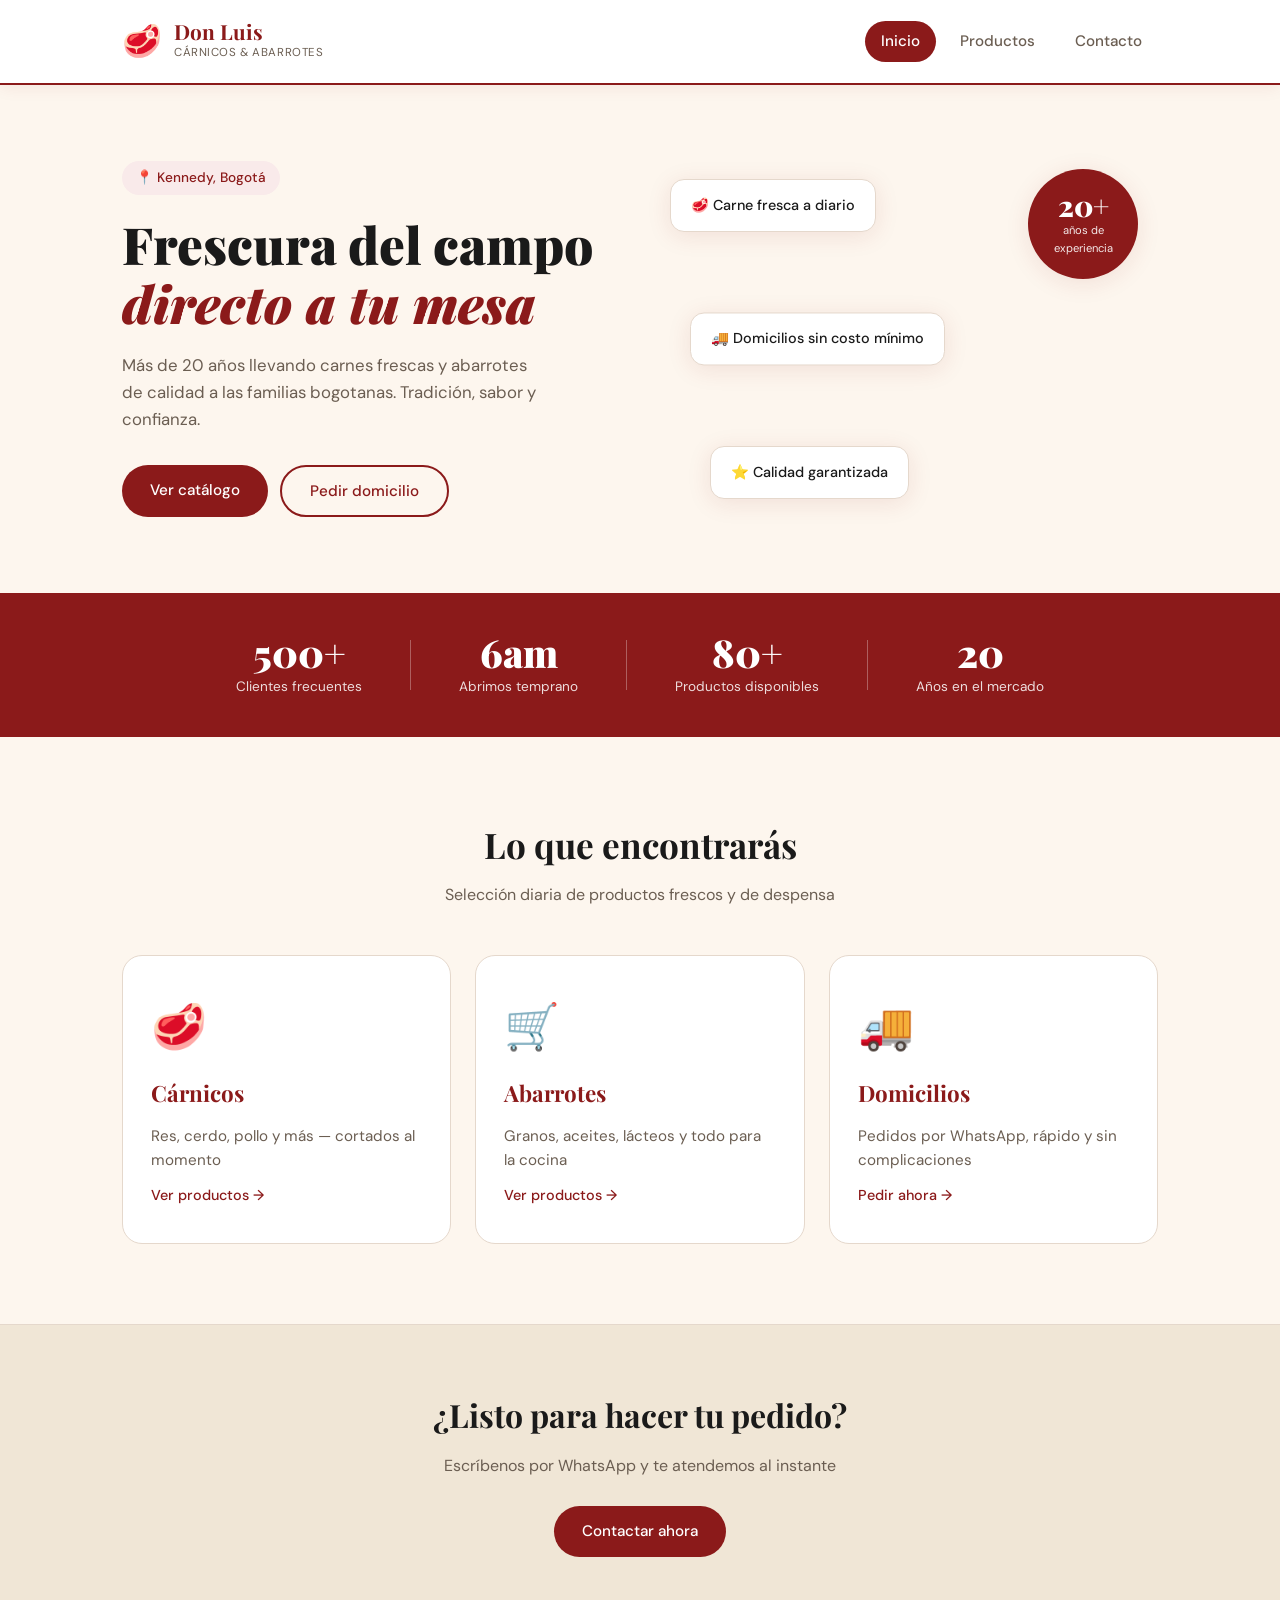
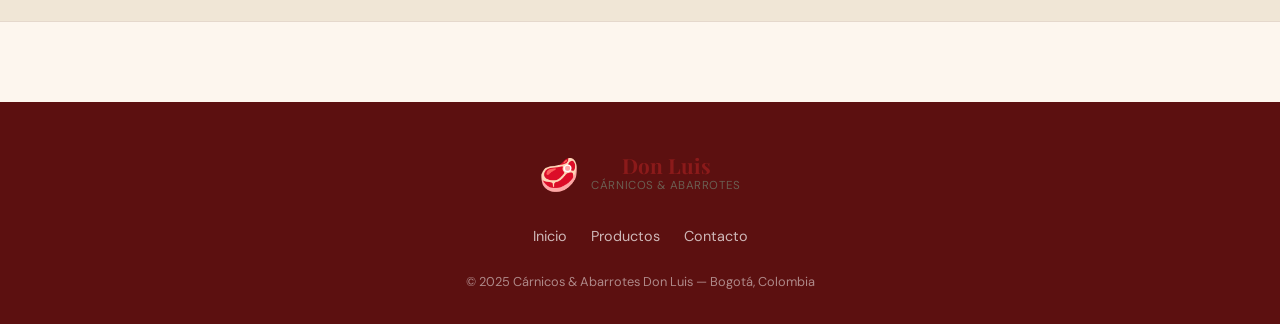
<file: index.html>
<!DOCTYPE html>
<html lang="es">
<head>
  <meta charset="UTF-8">
  <meta name="viewport" content="width=device-width, initial-scale=1.0">
  <title>Cárnicos & Abarrotes Don Luis</title>
  <link rel="stylesheet" href="css/estilos.css">
  <link href="https://fonts.googleapis.com/css2?family=Playfair+Display:wght@700;900&family=DM+Sans:wght@300;400;500&display=swap" rel="stylesheet">
</head>
<body>

  <header>
    <div class="header-inner">
      <div class="logo">
        <span class="logo-icon">🥩</span>
        <div>
          <span class="logo-name">Don Luis</span>
          <span class="logo-sub">Cárnicos & Abarrotes</span>
        </div>
      </div>
      <nav>
        <a href="index.html" class="active">Inicio</a>
        <a href="productos.html">Productos</a>
        <a href="contacto.html">Contacto</a>
      </nav>
    </div>
  </header>

  <section class="hero">
    <div class="hero-content">
      <p class="hero-tag">📍 Kennedy, Bogotá</p>
      <h1>Frescura del campo<br><em>directo a tu mesa</em></h1>
      <p class="hero-desc">Más de 20 años llevando carnes frescas y abarrotes de calidad a las familias bogotanas. Tradición, sabor y confianza.</p>
      <div class="hero-btns">
        <a href="productos.html" class="btn-primary">Ver catálogo</a>
        <a href="contacto.html" class="btn-secondary">Pedir domicilio</a>
      </div>
    </div>
    <div class="hero-visual">
      <div class="hero-badge">
        <span class="badge-num">20+</span>
        <span class="badge-txt">años de<br>experiencia</span>
      </div>
      <div class="hero-card c1">🥩 Carne fresca a diario</div>
      <div class="hero-card c2">🚚 Domicilios sin costo mínimo</div>
      <div class="hero-card c3">⭐ Calidad garantizada</div>
    </div>
  </section>

  <section class="stats">
    <div class="stat">
      <span class="stat-num">500+</span>
      <span class="stat-label">Clientes frecuentes</span>
    </div>
    <div class="divider"></div>
    <div class="stat">
      <span class="stat-num">6am</span>
      <span class="stat-label">Abrimos temprano</span>
    </div>
    <div class="divider"></div>
    <div class="stat">
      <span class="stat-num">80+</span>
      <span class="stat-label">Productos disponibles</span>
    </div>
    <div class="divider"></div>
    <div class="stat">
      <span class="stat-num">20</span>
      <span class="stat-label">Años en el mercado</span>
    </div>
  </section>

  <section class="categorias">
    <div class="section-header">
      <h2>Lo que encontrarás</h2>
      <p>Selección diaria de productos frescos y de despensa</p>
    </div>
    <div class="cat-grid">
      <a href="productos.html" class="cat-card cat-carnicos">
        <span class="cat-emoji">🥩</span>
        <h3>Cárnicos</h3>
        <p>Res, cerdo, pollo y más — cortados al momento</p>
        <span class="cat-link">Ver productos →</span>
      </a>
      <a href="productos.html" class="cat-card cat-abarrotes">
        <span class="cat-emoji">🛒</span>
        <h3>Abarrotes</h3>
        <p>Granos, aceites, lácteos y todo para la cocina</p>
        <span class="cat-link">Ver productos →</span>
      </a>
      <a href="contacto.html" class="cat-card cat-domicilio">
        <span class="cat-emoji">🚚</span>
        <h3>Domicilios</h3>
        <p>Pedidos por WhatsApp, rápido y sin complicaciones</p>
        <span class="cat-link">Pedir ahora →</span>
      </a>
    </div>
  </section>

  <section class="cta-banner">
    <div class="cta-inner">
      <h2>¿Listo para hacer tu pedido?</h2>
      <p>Escríbenos por WhatsApp y te atendemos al instante</p>
      <a href="contacto.html" class="btn-primary">Contactar ahora</a>
    </div>
  </section>

  <footer>
    <div class="footer-inner">
      <div class="footer-brand">
        <span class="logo-icon">🥩</span>
        <div>
          <span class="logo-name">Don Luis</span>
          <span class="logo-sub">Cárnicos & Abarrotes</span>
        </div>
      </div>
      <div class="footer-links">
        <a href="index.html">Inicio</a>
        <a href="productos.html">Productos</a>
        <a href="contacto.html">Contacto</a>
      </div>
      <p class="footer-copy">© 2025 Cárnicos & Abarrotes Don Luis — Bogotá, Colombia</p>
    </div>
  </footer>

</body>
</html>
</file>
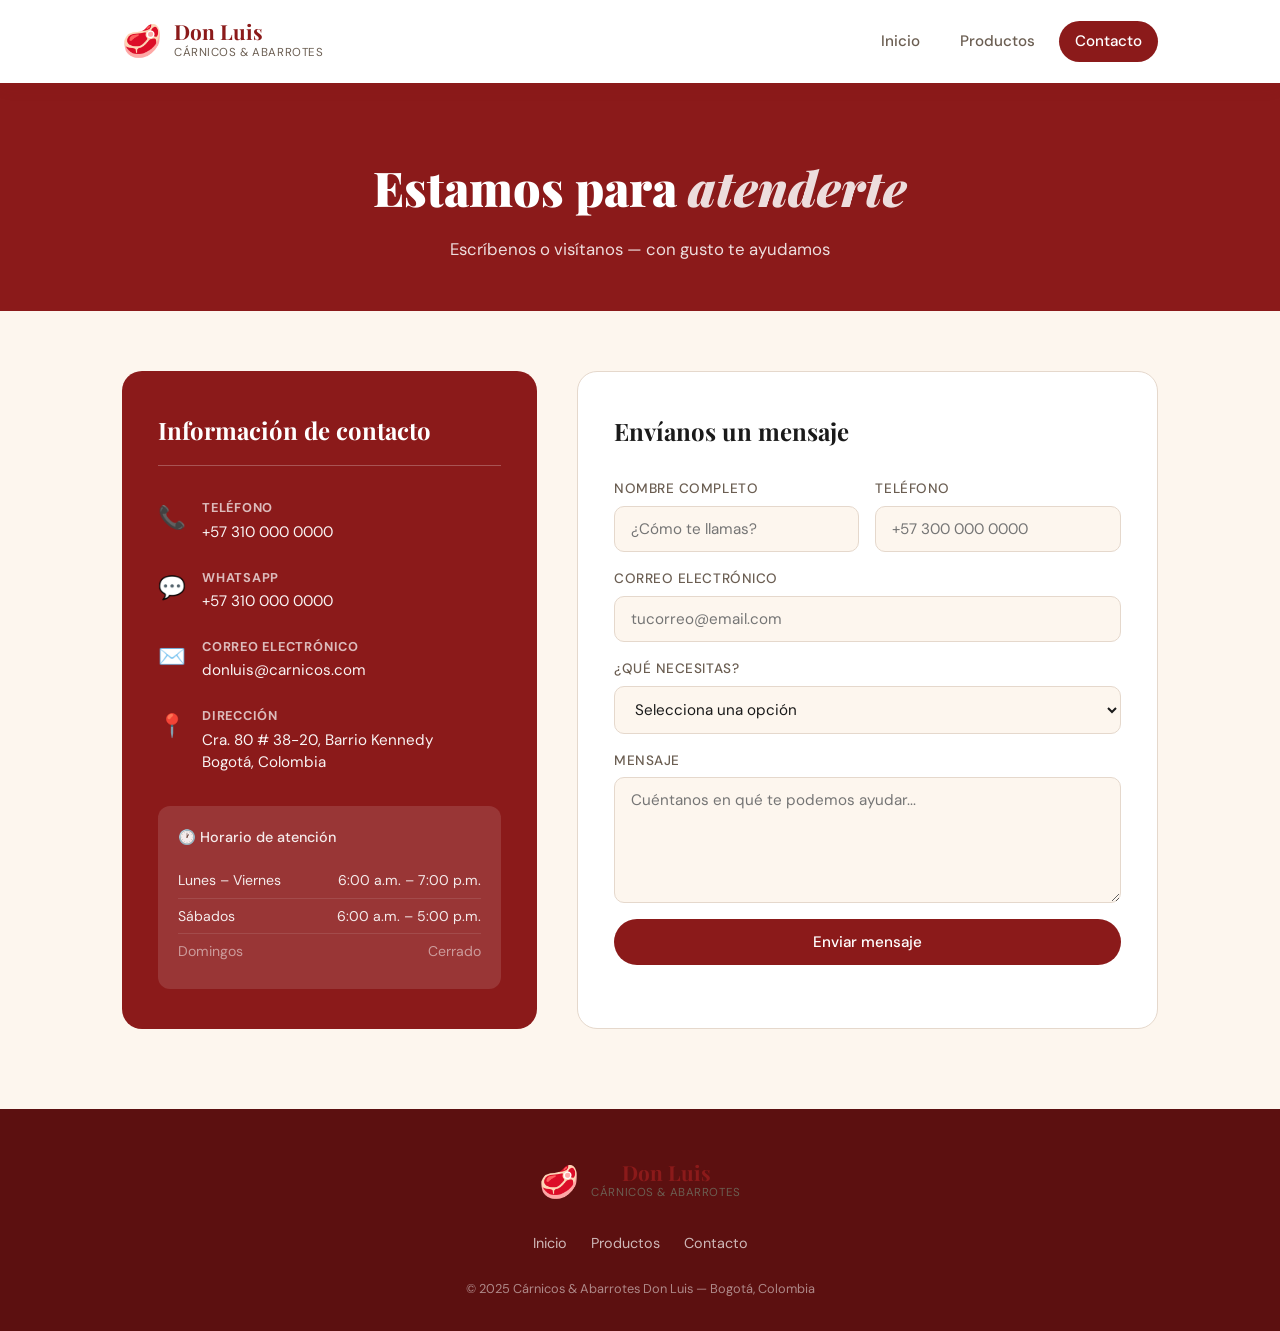
<file: contacto.html>
<!DOCTYPE html>
<html lang="es">
<head>
  <meta charset="UTF-8">
  <meta name="viewport" content="width=device-width, initial-scale=1.0">
  <title>Contacto - Cárnicos & Abarrotes Don Luis</title>
  <link rel="stylesheet" href="css/estilos.css">
  <link href="https://fonts.googleapis.com/css2?family=Playfair+Display:wght@700;900&family=DM+Sans:wght@300;400;500&display=swap" rel="stylesheet">
</head>
<body>

  <header>
    <div class="header-inner">
      <div class="logo">
        <span class="logo-icon">🥩</span>
        <div>
          <span class="logo-name">Don Luis</span>
          <span class="logo-sub">Cárnicos & Abarrotes</span>
        </div>
      </div>
      <nav>
        <a href="index.html">Inicio</a>
        <a href="productos.html">Productos</a>
        <a href="contacto.html" class="active">Contacto</a>
      </nav>
    </div>
  </header>

  <div class="page-hero">
    <h1>Estamos para <em>atenderte</em></h1>
    <p>Escríbenos o visítanos — con gusto te ayudamos</p>
  </div>

  <main class="contacto-main">

    <div class="contacto-grid">

      <div class="info-panel">
        <h3>Información de contacto</h3>

        <div class="info-item">
          <span class="info-icon">📞</span>
          <div>
            <strong>Teléfono</strong>
            <p>+57 310 000 0000</p>
          </div>
        </div>
        <div class="info-item">
          <span class="info-icon">💬</span>
          <div>
            <strong>WhatsApp</strong>
            <p>+57 310 000 0000</p>
          </div>
        </div>
        <div class="info-item">
          <span class="info-icon">✉️</span>
          <div>
            <strong>Correo electrónico</strong>
            <p>donluis@carnicos.com</p>
          </div>
        </div>
        <div class="info-item">
          <span class="info-icon">📍</span>
          <div>
            <strong>Dirección</strong>
            <p>Cra. 80 # 38-20, Barrio Kennedy<br>Bogotá, Colombia</p>
          </div>
        </div>

        <div class="horario-box">
          <h4>🕐 Horario de atención</h4>
          <div class="horario-row">
            <span>Lunes – Viernes</span>
            <span>6:00 a.m. – 7:00 p.m.</span>
          </div>
          <div class="horario-row">
            <span>Sábados</span>
            <span>6:00 a.m. – 5:00 p.m.</span>
          </div>
          <div class="horario-row cerrado">
            <span>Domingos</span>
            <span>Cerrado</span>
          </div>
        </div>
      </div>

      <div class="form-panel">
        <h3>Envíanos un mensaje</h3>
        <div class="form-row">
          <div class="campo">
            <label>Nombre completo</label>
            <input type="text" placeholder="¿Cómo te llamas?">
          </div>
          <div class="campo">
            <label>Teléfono</label>
            <input type="tel" placeholder="+57 300 000 0000">
          </div>
        </div>
        <div class="campo">
          <label>Correo electrónico</label>
          <input type="email" placeholder="tucorreo@email.com">
        </div>
        <div class="campo">
          <label>¿Qué necesitas?</label>
          <select>
            <option value="">Selecciona una opción</option>
            <option>Pedido de cárnicos</option>
            <option>Pedido de abarrotes</option>
            <option>Domicilio</option>
            <option>Otro</option>
          </select>
        </div>
        <div class="campo">
          <label>Mensaje</label>
          <textarea rows="5" placeholder="Cuéntanos en qué te podemos ayudar..."></textarea>
        </div>
        <button class="btn-primary full">Enviar mensaje</button>
      </div>

    </div>

  </main>

  <footer>
    <div class="footer-inner">
      <div class="footer-brand">
        <span class="logo-icon">🥩</span>
        <div>
          <span class="logo-name">Don Luis</span>
          <span class="logo-sub">Cárnicos & Abarrotes</span>
        </div>
      </div>
      <div class="footer-links">
        <a href="index.html">Inicio</a>
        <a href="productos.html">Productos</a>
        <a href="contacto.html">Contacto</a>
      </div>
      <p class="footer-copy">© 2025 Cárnicos & Abarrotes Don Luis — Bogotá, Colombia</p>
    </div>
  </footer>

</body>
</html>
</file>
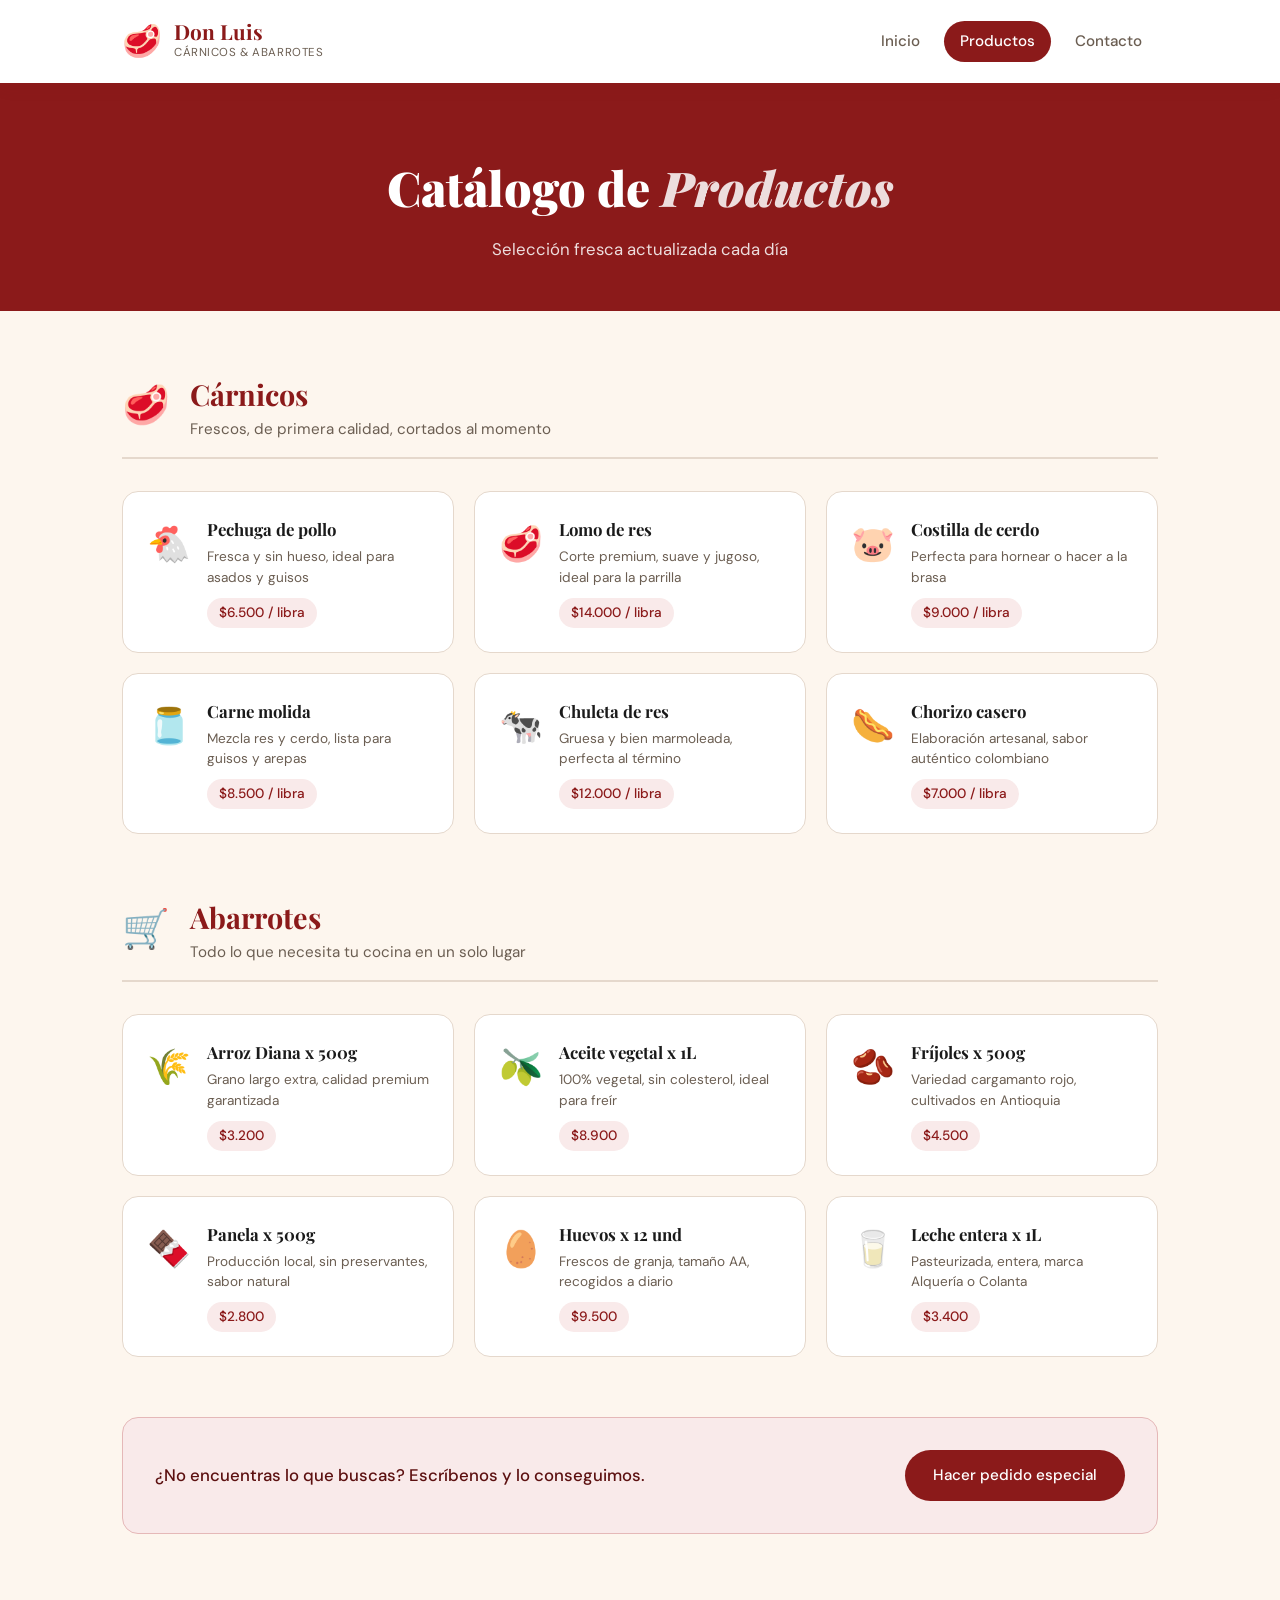
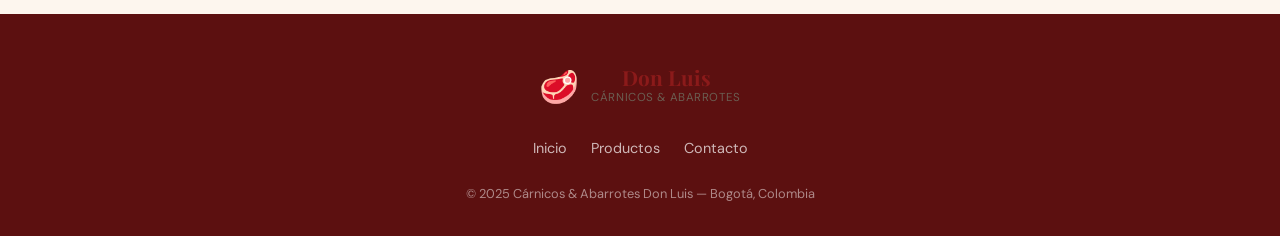
<file: productos.html>
<!DOCTYPE html>
<html lang="es">
<head>
  <meta charset="UTF-8">
  <meta name="viewport" content="width=device-width, initial-scale=1.0">
  <title>Catálogo - Cárnicos & Abarrotes Don Luis</title>
  <link rel="stylesheet" href="css/estilos.css">
  <link href="https://fonts.googleapis.com/css2?family=Playfair+Display:wght@700;900&family=DM+Sans:wght@300;400;500&display=swap" rel="stylesheet">
</head>
<body>

  <header>
    <div class="header-inner">
      <div class="logo">
        <span class="logo-icon">🥩</span>
        <div>
          <span class="logo-name">Don Luis</span>
          <span class="logo-sub">Cárnicos & Abarrotes</span>
        </div>
      </div>
      <nav>
        <a href="index.html">Inicio</a>
        <a href="productos.html" class="active">Productos</a>
        <a href="contacto.html">Contacto</a>
      </nav>
    </div>
  </header>

  <div class="page-hero">
    <h1>Catálogo de <em>Productos</em></h1>
    <p>Selección fresca actualizada cada día</p>
  </div>

  <main class="catalogo">

    <section class="cat-section">
      <div class="cat-title">
        <span>🥩</span>
        <div>
          <h2>Cárnicos</h2>
          <p>Frescos, de primera calidad, cortados al momento</p>
        </div>
      </div>
      <div class="productos-grid">
        <div class="prod-card">
          <div class="prod-emoji">🐔</div>
          <div class="prod-info">
            <h4>Pechuga de pollo</h4>
            <p>Fresca y sin hueso, ideal para asados y guisos</p>
            <span class="prod-precio">$6.500 / libra</span>
          </div>
        </div>
        <div class="prod-card">
          <div class="prod-emoji">🥩</div>
          <div class="prod-info">
            <h4>Lomo de res</h4>
            <p>Corte premium, suave y jugoso, ideal para la parrilla</p>
            <span class="prod-precio">$14.000 / libra</span>
          </div>
        </div>
        <div class="prod-card">
          <div class="prod-emoji">🐷</div>
          <div class="prod-info">
            <h4>Costilla de cerdo</h4>
            <p>Perfecta para hornear o hacer a la brasa</p>
            <span class="prod-precio">$9.000 / libra</span>
          </div>
        </div>
        <div class="prod-card">
          <div class="prod-emoji">🫙</div>
          <div class="prod-info">
            <h4>Carne molida</h4>
            <p>Mezcla res y cerdo, lista para guisos y arepas</p>
            <span class="prod-precio">$8.500 / libra</span>
          </div>
        </div>
        <div class="prod-card">
          <div class="prod-emoji">🐄</div>
          <div class="prod-info">
            <h4>Chuleta de res</h4>
            <p>Gruesa y bien marmoleada, perfecta al término</p>
            <span class="prod-precio">$12.000 / libra</span>
          </div>
        </div>
        <div class="prod-card">
          <div class="prod-emoji">🌭</div>
          <div class="prod-info">
            <h4>Chorizo casero</h4>
            <p>Elaboración artesanal, sabor auténtico colombiano</p>
            <span class="prod-precio">$7.000 / libra</span>
          </div>
        </div>
      </div>
    </section>

    <section class="cat-section">
      <div class="cat-title">
        <span>🛒</span>
        <div>
          <h2>Abarrotes</h2>
          <p>Todo lo que necesita tu cocina en un solo lugar</p>
        </div>
      </div>
      <div class="productos-grid">
        <div class="prod-card">
          <div class="prod-emoji">🌾</div>
          <div class="prod-info">
            <h4>Arroz Diana x 500g</h4>
            <p>Grano largo extra, calidad premium garantizada</p>
            <span class="prod-precio">$3.200</span>
          </div>
        </div>
        <div class="prod-card">
          <div class="prod-emoji">🫒</div>
          <div class="prod-info">
            <h4>Aceite vegetal x 1L</h4>
            <p>100% vegetal, sin colesterol, ideal para freír</p>
            <span class="prod-precio">$8.900</span>
          </div>
        </div>
        <div class="prod-card">
          <div class="prod-emoji">🫘</div>
          <div class="prod-info">
            <h4>Fríjoles x 500g</h4>
            <p>Variedad cargamanto rojo, cultivados en Antioquia</p>
            <span class="prod-precio">$4.500</span>
          </div>
        </div>
        <div class="prod-card">
          <div class="prod-emoji">🍫</div>
          <div class="prod-info">
            <h4>Panela x 500g</h4>
            <p>Producción local, sin preservantes, sabor natural</p>
            <span class="prod-precio">$2.800</span>
          </div>
        </div>
        <div class="prod-card">
          <div class="prod-emoji">🥚</div>
          <div class="prod-info">
            <h4>Huevos x 12 und</h4>
            <p>Frescos de granja, tamaño AA, recogidos a diario</p>
            <span class="prod-precio">$9.500</span>
          </div>
        </div>
        <div class="prod-card">
          <div class="prod-emoji">🥛</div>
          <div class="prod-info">
            <h4>Leche entera x 1L</h4>
            <p>Pasteurizada, entera, marca Alquería o Colanta</p>
            <span class="prod-precio">$3.400</span>
          </div>
        </div>
      </div>
    </section>

    <div class="pedido-banner">
      <p>¿No encuentras lo que buscas? Escríbenos y lo conseguimos.</p>
      <a href="contacto.html" class="btn-primary">Hacer pedido especial</a>
    </div>

  </main>

  <footer>
    <div class="footer-inner">
      <div class="footer-brand">
        <span class="logo-icon">🥩</span>
        <div>
          <span class="logo-name">Don Luis</span>
          <span class="logo-sub">Cárnicos & Abarrotes</span>
        </div>
      </div>
      <div class="footer-links">
        <a href="index.html">Inicio</a>
        <a href="productos.html">Productos</a>
        <a href="contacto.html">Contacto</a>
      </div>
      <p class="footer-copy">© 2025 Cárnicos & Abarrotes Don Luis — Bogotá, Colombia</p>
    </div>
  </footer>

</body>
</html>
</file>
<file: css/estilos.css>
/* =====================
   VARIABLES & RESET
===================== */
:root {
  --rojo: #8B1A1A;
  --rojo-dark: #5c1010;
  --rojo-light: #f9eaea;
  --crema: #fdf6ee;
  --crema-dark: #f0e6d6;
  --texto: #1a1a1a;
  --texto-suave: #6b5e52;
  --borde: #e5d8cc;
  --blanco: #ffffff;
  --sombra: 0 4px 24px rgba(139,26,26,0.10);
}

*, *::before, *::after {
  margin: 0; padding: 0; box-sizing: border-box;
}

html { scroll-behavior: smooth; }

body {
  font-family: 'DM Sans', sans-serif;
  background: var(--crema);
  color: var(--texto);
  line-height: 1.6;
}

/* =====================
   HEADER
===================== */
header {
  position: sticky;
  top: 0;
  z-index: 100;
  background: var(--blanco);
  border-bottom: 2px solid var(--rojo);
  box-shadow: 0 2px 16px rgba(139,26,26,0.08);
}

.header-inner {
  max-width: 1100px;
  margin: 0 auto;
  padding: 16px 32px;
  display: flex;
  justify-content: space-between;
  align-items: center;
}

.logo {
  display: flex;
  align-items: center;
  gap: 12px;
  text-decoration: none;
}

.logo-icon { font-size: 2rem; }

.logo-name {
  display: block;
  font-family: 'Playfair Display', serif;
  font-size: 1.3rem;
  font-weight: 700;
  color: var(--rojo);
  line-height: 1;
}

.logo-sub {
  display: block;
  font-size: 0.72rem;
  color: var(--texto-suave);
  letter-spacing: 0.05em;
  text-transform: uppercase;
  margin-top: 2px;
}

nav {
  display: flex;
  gap: 8px;
}

nav a {
  text-decoration: none;
  color: var(--texto-suave);
  font-size: 0.95rem;
  font-weight: 500;
  padding: 8px 16px;
  border-radius: 50px;
  transition: all 0.2s;
}

nav a:hover, nav a.active {
  background: var(--rojo);
  color: var(--blanco);
}

/* =====================
   BOTONES
===================== */
.btn-primary {
  display: inline-block;
  background: var(--rojo);
  color: var(--blanco);
  padding: 13px 28px;
  border-radius: 50px;
  font-family: 'DM Sans', sans-serif;
  font-size: 0.95rem;
  font-weight: 500;
  text-decoration: none;
  border: none;
  cursor: pointer;
  transition: background 0.2s, transform 0.15s;
}

.btn-primary:hover {
  background: var(--rojo-dark);
  transform: translateY(-2px);
}

.btn-primary.full { width: 100%; text-align: center; }

.btn-secondary {
  display: inline-block;
  background: transparent;
  color: var(--rojo);
  padding: 12px 28px;
  border-radius: 50px;
  border: 2px solid var(--rojo);
  font-family: 'DM Sans', sans-serif;
  font-size: 0.95rem;
  font-weight: 500;
  text-decoration: none;
  transition: all 0.2s;
}

.btn-secondary:hover {
  background: var(--rojo);
  color: var(--blanco);
  transform: translateY(-2px);
}

/* =====================
   HERO (index)
===================== */
.hero {
  max-width: 1100px;
  margin: 64px auto;
  padding: 0 32px;
  display: grid;
  grid-template-columns: 1fr 1fr;
  gap: 60px;
  align-items: center;
}

.hero-tag {
  display: inline-block;
  background: var(--rojo-light);
  color: var(--rojo);
  font-size: 0.85rem;
  font-weight: 500;
  padding: 6px 14px;
  border-radius: 50px;
  margin-bottom: 20px;
}

.hero h1 {
  font-family: 'Playfair Display', serif;
  font-size: clamp(2.4rem, 4vw, 3.4rem);
  font-weight: 900;
  line-height: 1.15;
  color: var(--texto);
  margin-bottom: 20px;
}

.hero h1 em {
  font-style: italic;
  color: var(--rojo);
}

.hero-desc {
  color: var(--texto-suave);
  font-size: 1.05rem;
  margin-bottom: 32px;
  max-width: 420px;
}

.hero-btns {
  display: flex;
  gap: 12px;
  flex-wrap: wrap;
}

.hero-visual {
  position: relative;
  height: 380px;
}

.hero-badge {
  position: absolute;
  top: 20px;
  right: 20px;
  background: var(--rojo);
  color: var(--blanco);
  border-radius: 50%;
  width: 110px;
  height: 110px;
  display: flex;
  flex-direction: column;
  align-items: center;
  justify-content: center;
  text-align: center;
  box-shadow: var(--sombra);
}

.badge-num {
  font-family: 'Playfair Display', serif;
  font-size: 1.8rem;
  font-weight: 900;
  line-height: 1;
}

.badge-txt {
  font-size: 0.7rem;
  opacity: 0.9;
  margin-top: 2px;
}

.hero-card {
  position: absolute;
  background: var(--blanco);
  border: 1px solid var(--borde);
  border-radius: 14px;
  padding: 14px 20px;
  font-size: 0.9rem;
  font-weight: 500;
  box-shadow: var(--sombra);
  animation: float 4s ease-in-out infinite;
}

.hero-card.c1 { top: 30px; left: 0; animation-delay: 0s; }
.hero-card.c2 { top: 50%; left: 20px; transform: translateY(-50%); animation-delay: 1.3s; }
.hero-card.c3 { bottom: 30px; left: 40px; animation-delay: 2.6s; }

@keyframes float {
  0%, 100% { transform: translateY(0); }
  50% { transform: translateY(-10px); }
}

.hero-card.c2 {
  animation: float2 4s ease-in-out infinite;
  animation-delay: 1.3s;
}

@keyframes float2 {
  0%, 100% { transform: translateY(-50%); }
  50% { transform: translateY(calc(-50% - 10px)); }
}

/* =====================
   STATS
===================== */
.stats {
  background: var(--rojo);
  color: var(--blanco);
  padding: 40px 32px;
  display: flex;
  justify-content: center;
  align-items: center;
  gap: 0;
  flex-wrap: wrap;
}

.stat {
  display: flex;
  flex-direction: column;
  align-items: center;
  padding: 0 48px;
  text-align: center;
}

.stat-num {
  font-family: 'Playfair Display', serif;
  font-size: 2.4rem;
  font-weight: 900;
  line-height: 1;
}

.stat-label {
  font-size: 0.85rem;
  opacity: 0.85;
  margin-top: 4px;
}

.divider {
  width: 1px;
  height: 50px;
  background: rgba(255,255,255,0.3);
}

/* =====================
   CATEGORÍAS (index)
===================== */
.categorias {
  max-width: 1100px;
  margin: 80px auto;
  padding: 0 32px;
}

.section-header {
  text-align: center;
  margin-bottom: 48px;
}

.section-header h2 {
  font-family: 'Playfair Display', serif;
  font-size: 2.2rem;
  font-weight: 700;
  color: var(--texto);
  margin-bottom: 8px;
}

.section-header p {
  color: var(--texto-suave);
  font-size: 1rem;
}

.cat-grid {
  display: grid;
  grid-template-columns: repeat(3, 1fr);
  gap: 24px;
}

.cat-card {
  background: var(--blanco);
  border: 1px solid var(--borde);
  border-radius: 20px;
  padding: 36px 28px;
  text-decoration: none;
  color: var(--texto);
  transition: all 0.25s;
  display: flex;
  flex-direction: column;
  gap: 12px;
}

.cat-card:hover {
  border-color: var(--rojo);
  box-shadow: var(--sombra);
  transform: translateY(-6px);
}

.cat-emoji { font-size: 2.8rem; }

.cat-card h3 {
  font-family: 'Playfair Display', serif;
  font-size: 1.4rem;
  color: var(--rojo);
}

.cat-card p {
  color: var(--texto-suave);
  font-size: 0.95rem;
  flex: 1;
}

.cat-link {
  font-weight: 500;
  color: var(--rojo);
  font-size: 0.9rem;
}

/* =====================
   CTA BANNER
===================== */
.cta-banner {
  background: var(--crema-dark);
  border-top: 1px solid var(--borde);
  border-bottom: 1px solid var(--borde);
  padding: 64px 32px;
  text-align: center;
  margin: 0;
}

.cta-inner h2 {
  font-family: 'Playfair Display', serif;
  font-size: 2rem;
  margin-bottom: 12px;
  color: var(--texto);
}

.cta-inner p {
  color: var(--texto-suave);
  margin-bottom: 28px;
  font-size: 1rem;
}

/* =====================
   PAGE HERO (subpáginas)
===================== */
.page-hero {
  background: var(--rojo);
  color: var(--blanco);
  text-align: center;
  padding: 64px 32px 48px;
}

.page-hero h1 {
  font-family: 'Playfair Display', serif;
  font-size: clamp(2rem, 4vw, 3rem);
  font-weight: 900;
  margin-bottom: 10px;
}

.page-hero h1 em {
  font-style: italic;
  opacity: 0.85;
}

.page-hero p {
  opacity: 0.85;
  font-size: 1.05rem;
}

/* =====================
   CATÁLOGO (productos)
===================== */
.catalogo {
  max-width: 1100px;
  margin: 60px auto;
  padding: 0 32px;
}

.cat-section {
  margin-bottom: 60px;
}

.cat-title {
  display: flex;
  align-items: center;
  gap: 20px;
  margin-bottom: 32px;
  padding-bottom: 16px;
  border-bottom: 2px solid var(--borde);
}

.cat-title span { font-size: 2.4rem; }

.cat-title h2 {
  font-family: 'Playfair Display', serif;
  font-size: 1.8rem;
  color: var(--rojo);
}

.cat-title p { color: var(--texto-suave); font-size: 0.95rem; }

.productos-grid {
  display: grid;
  grid-template-columns: repeat(auto-fill, minmax(280px, 1fr));
  gap: 20px;
}

.prod-card {
  background: var(--blanco);
  border: 1px solid var(--borde);
  border-radius: 16px;
  padding: 24px;
  display: flex;
  gap: 16px;
  align-items: flex-start;
  transition: all 0.2s;
}

.prod-card:hover {
  border-color: var(--rojo);
  box-shadow: var(--sombra);
  transform: translateY(-3px);
}

.prod-emoji {
  font-size: 2.2rem;
  flex-shrink: 0;
}

.prod-info h4 {
  font-family: 'Playfair Display', serif;
  font-size: 1.05rem;
  color: var(--texto);
  margin-bottom: 4px;
}

.prod-info p {
  font-size: 0.85rem;
  color: var(--texto-suave);
  margin-bottom: 10px;
  line-height: 1.5;
}

.prod-precio {
  display: inline-block;
  background: var(--rojo-light);
  color: var(--rojo);
  font-weight: 500;
  font-size: 0.85rem;
  padding: 4px 12px;
  border-radius: 50px;
}

.pedido-banner {
  background: var(--rojo-light);
  border: 1px solid #e5b8b8;
  border-radius: 16px;
  padding: 32px;
  display: flex;
  align-items: center;
  justify-content: space-between;
  gap: 20px;
  flex-wrap: wrap;
}

.pedido-banner p {
  font-size: 1.05rem;
  color: var(--rojo-dark);
  font-weight: 500;
}

/* =====================
   CONTACTO
===================== */
.contacto-main {
  max-width: 1100px;
  margin: 60px auto;
  padding: 0 32px;
}

.contacto-grid {
  display: grid;
  grid-template-columns: 1fr 1.4fr;
  gap: 40px;
}

.info-panel {
  background: var(--rojo);
  color: var(--blanco);
  border-radius: 20px;
  padding: 40px 36px;
}

.info-panel h3 {
  font-family: 'Playfair Display', serif;
  font-size: 1.5rem;
  margin-bottom: 32px;
  border-bottom: 1px solid rgba(255,255,255,0.25);
  padding-bottom: 16px;
}

.info-item {
  display: flex;
  gap: 16px;
  margin-bottom: 24px;
  align-items: flex-start;
}

.info-icon { font-size: 1.4rem; flex-shrink: 0; margin-top: 2px; }

.info-item strong {
  display: block;
  font-size: 0.8rem;
  text-transform: uppercase;
  letter-spacing: 0.06em;
  opacity: 0.7;
  margin-bottom: 2px;
}

.info-item p {
  font-size: 0.95rem;
  opacity: 0.95;
  line-height: 1.5;
}

.horario-box {
  background: rgba(255,255,255,0.12);
  border-radius: 12px;
  padding: 20px;
  margin-top: 32px;
}

.horario-box h4 {
  font-size: 0.9rem;
  font-weight: 500;
  margin-bottom: 14px;
  opacity: 0.9;
}

.horario-row {
  display: flex;
  justify-content: space-between;
  font-size: 0.88rem;
  padding: 6px 0;
  border-bottom: 1px solid rgba(255,255,255,0.12);
  opacity: 0.9;
}

.horario-row:last-child { border-bottom: none; }
.horario-row.cerrado { opacity: 0.5; }

.form-panel {
  background: var(--blanco);
  border: 1px solid var(--borde);
  border-radius: 20px;
  padding: 40px 36px;
}

.form-panel h3 {
  font-family: 'Playfair Display', serif;
  font-size: 1.5rem;
  color: var(--texto);
  margin-bottom: 28px;
}

.form-row {
  display: grid;
  grid-template-columns: 1fr 1fr;
  gap: 16px;
}

.campo {
  display: flex;
  flex-direction: column;
  gap: 6px;
  margin-bottom: 16px;
}

.campo label {
  font-size: 0.85rem;
  font-weight: 500;
  color: var(--texto-suave);
  text-transform: uppercase;
  letter-spacing: 0.04em;
}

.campo input,
.campo select,
.campo textarea {
  padding: 12px 16px;
  border: 1.5px solid var(--borde);
  border-radius: 10px;
  font-family: 'DM Sans', sans-serif;
  font-size: 0.95rem;
  color: var(--texto);
  background: var(--crema);
  transition: border-color 0.2s;
  outline: none;
}

.campo input:focus,
.campo select:focus,
.campo textarea:focus {
  border-color: var(--rojo);
  background: var(--blanco);
}

/* =====================
   FOOTER
===================== */
footer {
  background: var(--rojo-dark);
  color: var(--blanco);
  padding: 48px 32px 32px;
  margin-top: 80px;
}

.footer-inner {
  max-width: 1100px;
  margin: 0 auto;
  display: flex;
  flex-direction: column;
  align-items: center;
  gap: 24px;
  text-align: center;
}

.footer-brand {
  display: flex;
  align-items: center;
  gap: 12px;
}

.footer-links {
  display: flex;
  gap: 24px;
}

.footer-links a {
  color: rgba(255,255,255,0.7);
  text-decoration: none;
  font-size: 0.9rem;
  transition: color 0.2s;
}

.footer-links a:hover { color: var(--blanco); }

.footer-copy {
  font-size: 0.8rem;
  opacity: 0.5;
}

/* =====================
   RESPONSIVE
===================== */
@media (max-width: 768px) {
  .hero {
    grid-template-columns: 1fr;
    text-align: center;
    margin: 40px auto;
  }
  .hero-visual { display: none; }
  .hero-btns { justify-content: center; }
  .hero-desc { margin: 0 auto 32px; }

  .cat-grid { grid-template-columns: 1fr; }
  .contacto-grid { grid-template-columns: 1fr; }
  .form-row { grid-template-columns: 1fr; }

  .stats { gap: 24px; }
  .divider { display: none; }
  .stat { padding: 0 20px; }

  .header-inner { padding: 14px 20px; }
  nav a { padding: 6px 12px; font-size: 0.88rem; }

  .pedido-banner { flex-direction: column; text-align: center; }
}
</file>
